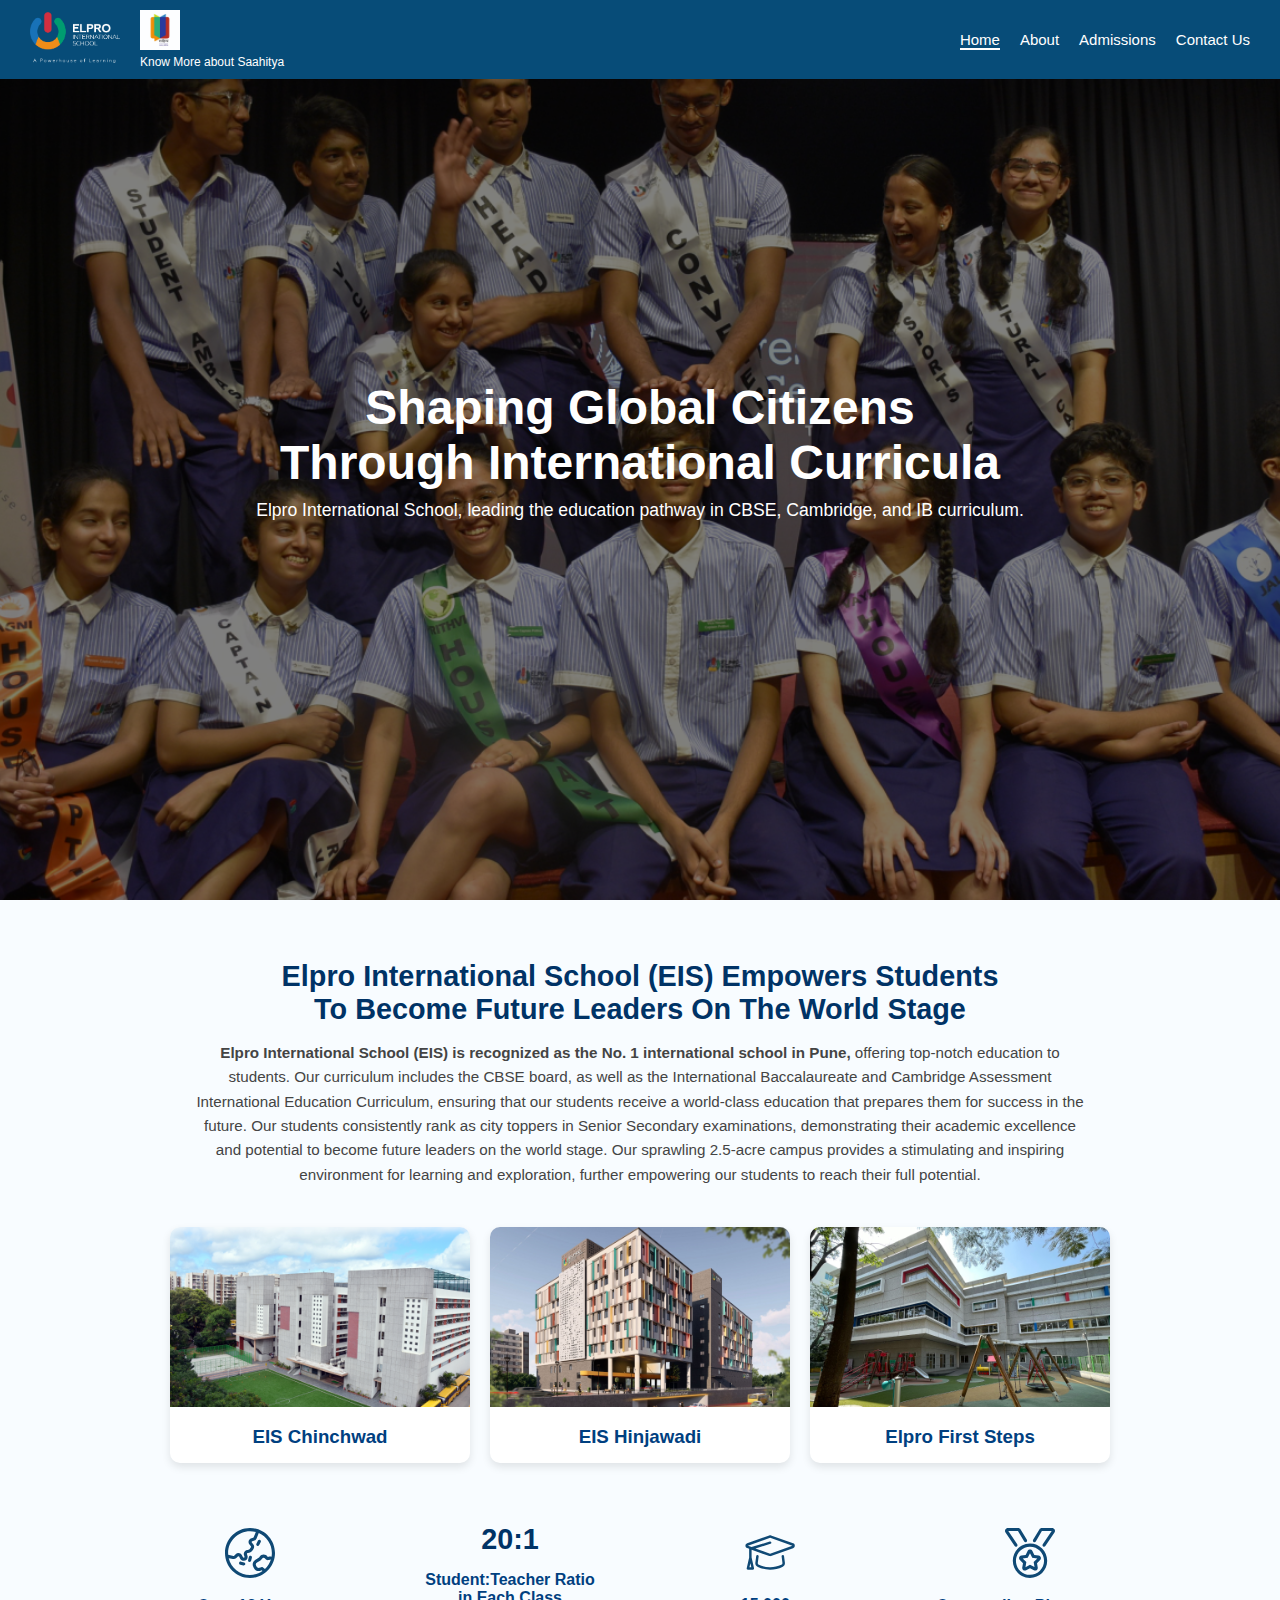
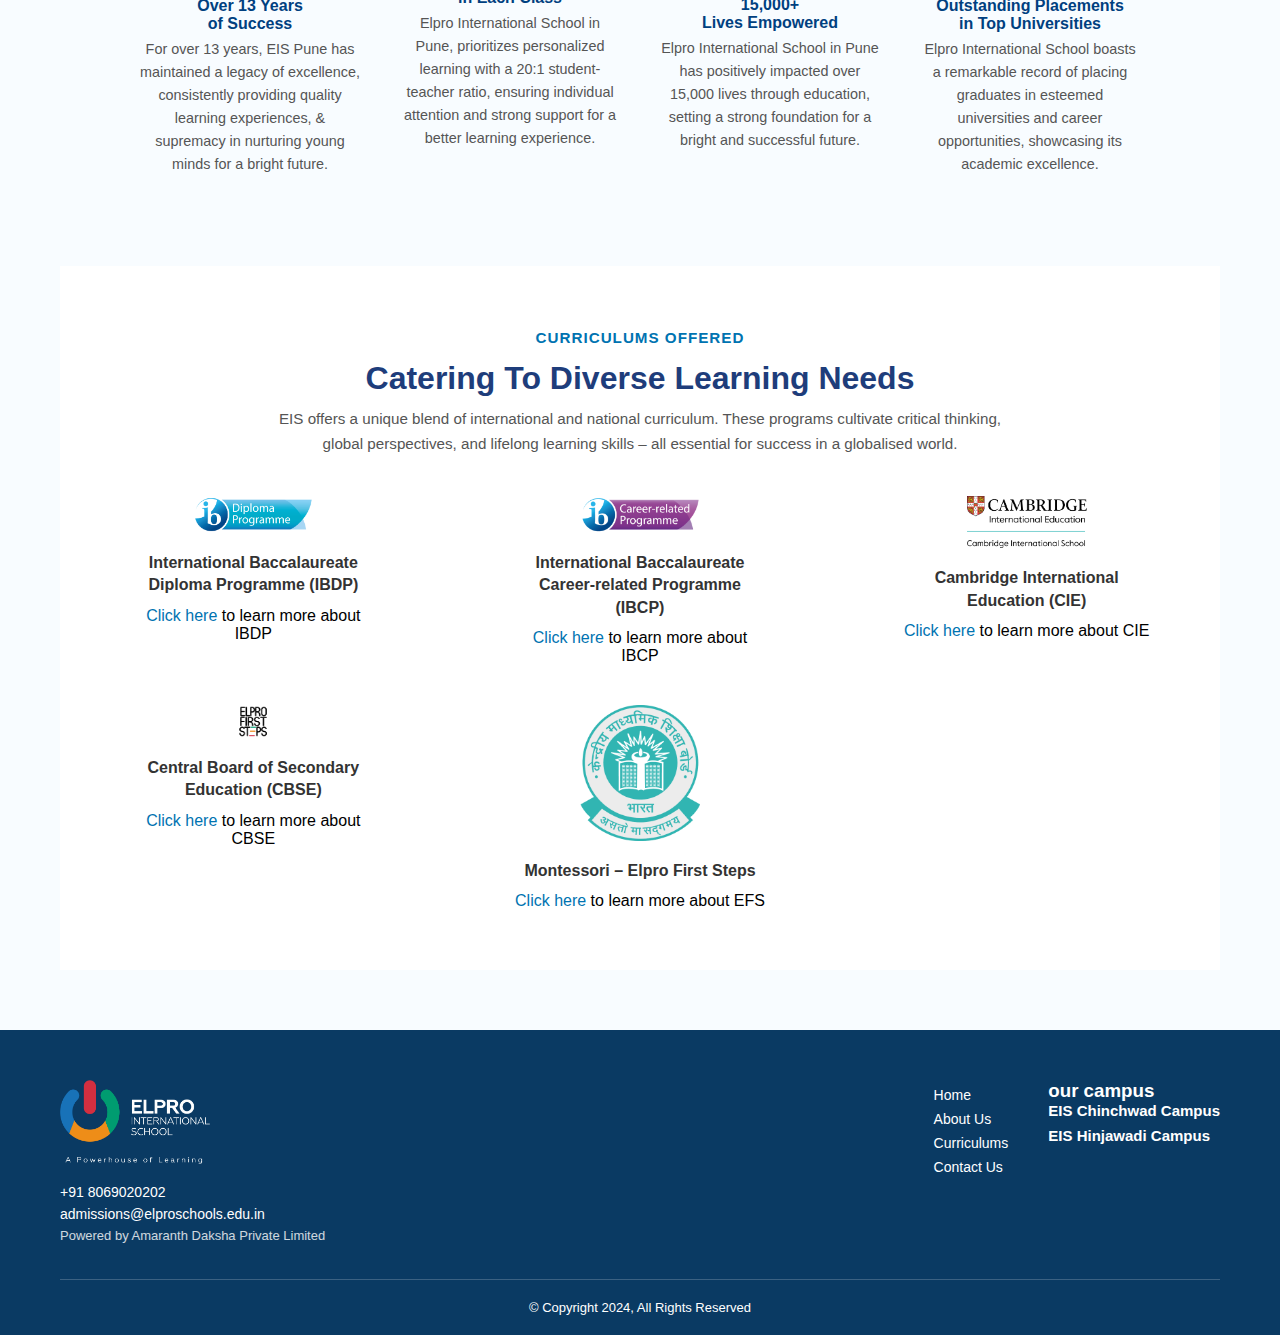
<file: index.html>
<!DOCTYPE html>
<html lang="en">
<head>
  <meta charset="UTF-8" />
  <meta name="viewport" content="width=device-width, initial-scale=1.0" />
  <title>Elpro International School</title>
  <link rel="stylesheet" href="style.css" />
  <link rel="icon"href="https://cdn.jsdelivr.net/npm/twemoji@11.3.0/2/svg/1f4a2.svg">

</head>
<body>
  <!-- Header -->
  <header>
    <div class="header-left">
      <div class="main-logo">
        <img src="./images/imgi_2_eis-white.png" alt="Elpro Logo" />
      </div>
      <div class="sub-logo">
        <img src="./images/imgi_3_sahitya.jpg" alt="Saahitya Logo" />
        <a href="#">Know More about Saahitya</a>
      </div>
    </div>

    <!-- Checkbox for hamburger menu -->
    <input type="checkbox" id="menu-toggle" />
    <label for="menu-toggle" class="menu-icon">☰</label>

    <nav>
      <ul>
        <li><a href="index.html"class="active">Home</a></li>
        <li><a href="about.html">About</a></li>
        <li><a href="admissions.html">Admissions</a></li>
        <li><a href="contact.html">Contact Us</a></li>
      </ul>
    </nav>
  </header>

  <!-- Hero Section -->
  <section class="hero">
    <div class="overlay"></div>
    <div class="hero-content">
      <h1>Shaping Global Citizens<br>Through International Curricula</h1>
      <p>
        Elpro International School, leading the education pathway in CBSE, Cambridge, and IB curriculum.
      </p>
    </div>
  </section>

  <!-- Hero Subsection -->
  <section class="hero-sub">
    <h2>
      Elpro International School (EIS) Empowers Students<br>
      To Become Future Leaders On The World Stage
    </h2>
    <p>
      <b>Elpro International School (EIS) is recognized as the No. 1 international school in Pune,</b> offering top-notch education to students. Our curriculum includes the CBSE board, as well as the International Baccalaureate and Cambridge Assessment International Education Curriculum, ensuring that our students receive a world-class education that prepares them for success in the future. Our students consistently rank as city toppers in Senior Secondary examinations, demonstrating their academic excellence and potential to become future leaders on the world stage. Our sprawling 2.5-acre campus provides a stimulating and inspiring environment for learning and exploration, further empowering our students to reach their full potential.
    </p>

    <!-- Campus Cards -->
    <div class="campus-cards">
      <div class="card">
        <img src="./images/imgi_7_image2@2x.png" alt="EIS Chinchwad" />
        <h3>EIS Chinchwad</h3>
      </div>
      <div class="card">
        <img src="./images/imgi_8_image-14@2x.png" alt="EIS Hinjawadi" />
        <h3>EIS Hinjawadi</h3>
      </div>
      <div class="card">
        <img src="./images/imgi_9_image-2@2x.png" alt="Elpro First Steps" />
        <h3>Elpro First Steps</h3>
      </div>
    </div>

    <!-- Stats Section -->
    <div class="stats">
      <div class="stat-item">
        <img src="./images/imgi_10_earth2.svg" alt="Success" />
        <h4>Over 13 Years<br><span>of Success</span></h4>
        <p>For over 13 years, EIS Pune has maintained a legacy of excellence, consistently providing quality learning experiences, & supremacy in nurturing young minds for a bright future.</p>
      </div>
      <div class="stat-item">
        <h2>20:1</h2>
        <h4>Student:Teacher Ratio<br>in Each Class</h4>
        <p>Elpro International School in Pune, prioritizes personalized learning with a 20:1 student-teacher ratio, ensuring individual attention and strong support for a better learning experience.</p>
      </div>
      <div class="stat-item">
        <img src="./images/imgi_11_school.svg" alt="Lives Empowered" />
        <h4>15,000+<br><span>Lives Empowered</span></h4>
        <p>Elpro International School in Pune has positively impacted over 15,000 lives through education, setting a strong foundation for a bright and successful future.</p>
      </div>
      <div class="stat-item">
        <img src="./images/imgi_12_badge.svg" alt="Placements" />
        <h4>Outstanding Placements<br><span>in Top Universities</span></h4>
        <p>Elpro International School boasts a remarkable record of placing graduates in esteemed universities and career opportunities, showcasing its academic excellence.</p>
      </div>
    </div>
    
<!-- Curriculum Section -->
<section class="curriculum">
  <div class="curriculum-header">
    <p>CURRICULUMS OFFERED</p>
    <h2>Catering To Diverse Learning Needs</h2>
    <p>
      EIS offers a unique blend of international and national curriculum. These programs cultivate
      critical thinking, global perspectives, and lifelong learning skills – all essential for success
      in a globalised world.
    </p>
  </div>

  <div class="curriculum-container">
    <!-- Row 1 -->
    <div class="curriculum-card">
      <img src="images/imgi_13_image-12@2x.png" alt="IBDP" />
      <h3>International Baccalaureate Diploma Programme (IBDP)</h3>
      <a href="#">Click here</a> to learn more about IBDP
    </div>

    <div class="curriculum-card">
      <img src="images/imgi_14_mask-group@2x.png" alt="IBCP" />
      <h3>International Baccalaureate Career-related Programme (IBCP)</h3>
      <a href="#">Click here</a> to learn more about IBCP
    </div>

    <div class="curriculum-card">
      <img src="images/imgi_15_cambridge-logo.png" alt="Cambridge" />
      <h3>Cambridge International Education (CIE)</h3>
      <a href="#">Click here</a> to learn more about CIE
    </div>

    <!-- Row 2 -->
    <div class="curriculum-card">
      <img src="images\imgi_17_image-6@2x.png" alt="CBSE" />
      <h3>Central Board of Secondary Education (CBSE)</h3>
      <a href="#">Click here</a> to learn more about CBSE
    </div>

    <div class="curriculum-card">
      <img src="images/imgi_16_image-55@2x.png" alt="EFS" />
      <h3>Montessori – Elpro First Steps</h3>
      <a href="#">Click here</a> to learn more about EFS
    </div>
  </div>
</section>


  </section>

  <!--Footer Section-->
<footer class="footer">
  <div class="footer-container">
    <!-- Left Column -->
    <div class="footer-left">
      <img src="images/imgi_2_eis-white.png" alt="Elpro Logo" class="footer-logo" />
      <p>+91 8069020202</p>
      <p>admissions@elproschools.edu.in</p>
      <p class="powered">Powered by Amaranth Daksha Private Limited</p>
    </div>

    <!-- Middle Column 1 -->
    <div class="footer-links">
      <ul>
        <li><a href="#">Home</a></li>
        <li><a href="#">About Us</a></li>
        <li><a href="#">Curriculums</a></li>
        <li><a href="#">Contact Us</a></li>
      </ul>
    </div>


    <!-- Right Column -->
    <div class="footer-address">
      <h3>our campus</h3>
      <h4>EIS Chinchwad Campus</h4>
      
      <h4>EIS Hinjawadi Campus</h4>
      
    </div>
  </div>

  <!-- Bottom Bar -->
    <div class="footer-rights">
      
      <p> © Copyright 2024, All Rights Reserved 
    </div></p>
      
    </div>
  </div>
</footer>



</body>
</html>
</file>
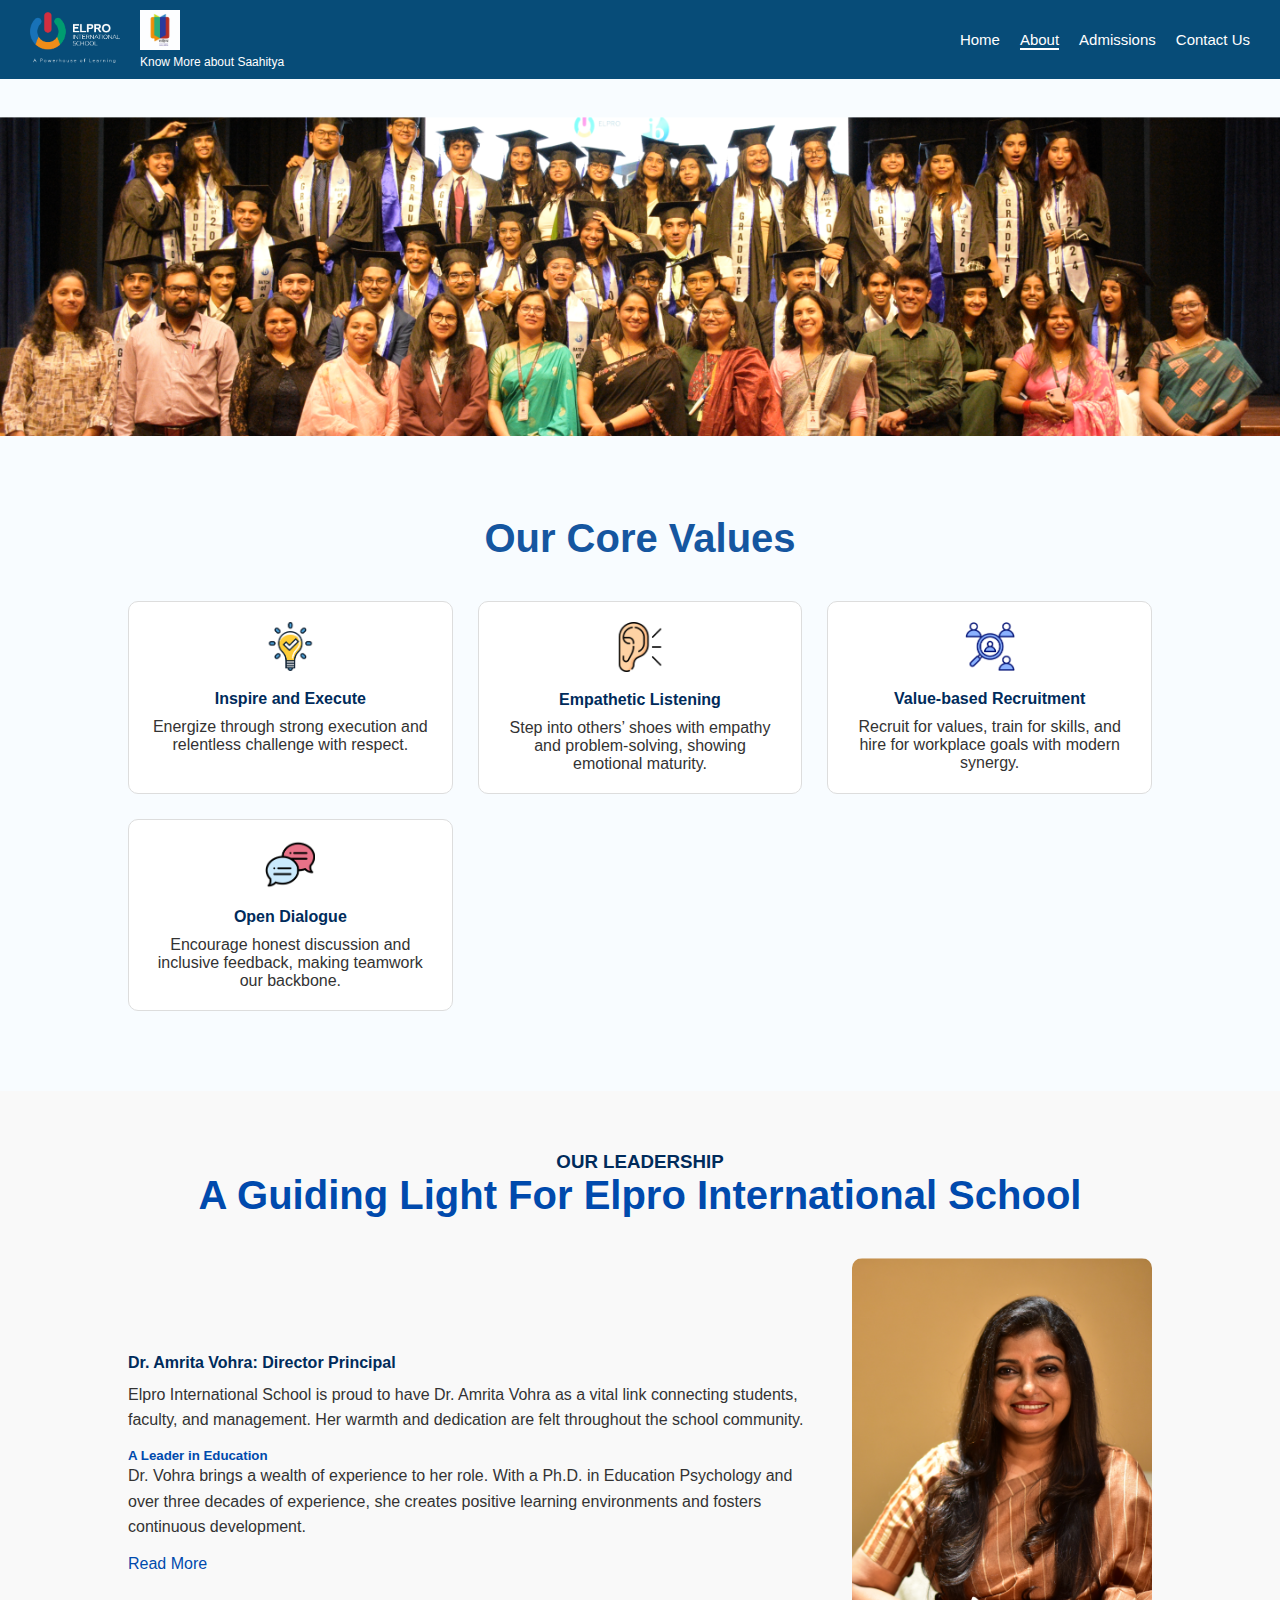
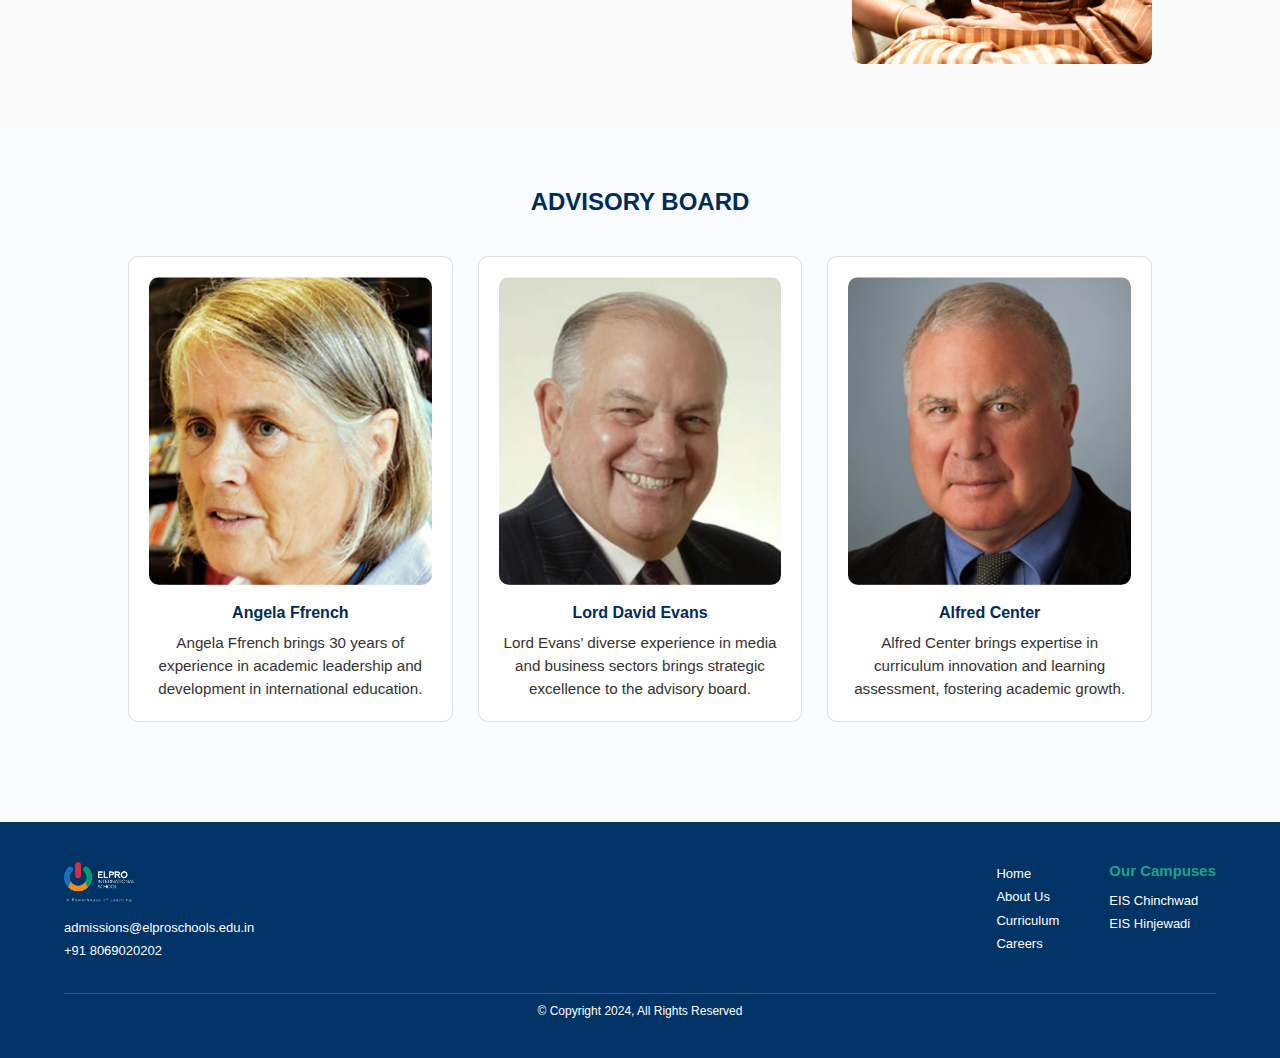
<file: about.html>
<!DOCTYPE html>
<html lang="en">
<head>
  <meta charset="UTF-8" />
  <meta name="viewport" content="width=device-width, initial-scale=1.0" />
  <title>Elpro International School | About Us</title>
  <style>
    /* Global Reset */
    * {
      margin: 0;
      padding: 0;
      box-sizing: border-box;
      font-family: "Poppins", sans-serif;
    }

    body {
      background: #f8fcff;
      color: #333;
    }

    /* Header */
    header {
      display: flex;
      justify-content: space-between;
      align-items: center;
      background: #074c78;
      padding: 10px 30px;
      position: fixed;
      width: 100%;
      top: 0;
      z-index: 1000;
      flex-wrap: wrap;
    }

    .header-left {
      display: flex;
      align-items: center;
      gap: 20px;
    }

    .main-logo img {
      width: 90px;
    }

    .sub-logo img {
      width: 40px;
      display: block;
    }

    .sub-logo a {
      color: white;
      font-size: 12px;
      text-decoration: none;
      display: block;
      margin-top: 5px;
    }

    nav {
      transition: 0.3s ease;
    }

    nav ul {
      display: flex;
      list-style: none;
      gap: 20px;
    }

    nav ul li a {
      color: white;
      text-decoration: none;
      font-size: 15px;
      transition: 0.3s;
    }

    nav ul li a:hover,
    nav ul li a.active {
      border-bottom: 2px solid white;
    }

    /* Hamburger Checkbox */
    #menu-toggle {
      display: none;
    }

    .hamburger {
      display: none;
      flex-direction: column;
      justify-content: center;
      align-items: center;
      cursor: pointer;
      width: 35px;
      height: 25px;
      gap: 5px;
    }

    .hamburger span {
      display: block;
      width: 100%;
      height: 3px;
      background: white;
      border-radius: 3px;
      transition: 0.3s;
    }

    

    /* Responsive Navigation */
    @media (max-width: 900px) {
      nav {
        display: none;
        width: 100%;
        background: rgba(0, 0, 0, 0.9);
      }

      #menu-toggle:checked ~ nav {
        display: block;
      }

      nav ul {
        flex-direction: column;
        align-items: center;
        gap: 15px;
        padding: 15px 0;
      }

      .hamburger {
        display: flex;
      }
    }

    /* Hero Banner */
    .hero-banner {
      width: 100%;
      overflow: hidden;
      padding-top: 80px;
    }

    .hero-banner img {
      width: 100%;
      height: auto;
      display: block;
      object-fit: cover;
    }

    /* Core Values */
    .core-values {
      text-align: center;
      padding: 80px 10%;
    }

    .core-values h2 {
      color: #1556a0;
      margin-bottom: 40px;
      font-size: 40px;
    }

    .values-grid {
      display: grid;
      grid-template-columns: repeat(auto-fit, minmax(250px, 1fr));
      gap: 25px;
    }

    .value-card {
      background: #fff;
      border: 1px solid #ddd;
      border-radius: 10px;
      padding: 20px;
      transition: 0.3s;
    }

    .value-card:hover {
      box-shadow: 0 4px 12px rgba(0, 0, 0, 0.15);
      transform: translateY(-5px);
    }

    .value-card img {
      width: 50px;
      margin-bottom: 15px;
    }

    .value-card h4 {
      color: #002b5b;
      margin-bottom: 10px;
    }

    /* Leadership Section */
    .leadership {
      text-align: center;
      padding: 60px 10%;
      background: #f9f9f9;
    }

    .leadership h3 {
      color: #002b5b;
      font-weight: 600;
    }

    .leadership h2 {
      color: #004aad;
      margin-bottom: 40px;
      font-size: 40px;
    }

    .leader-content {
      display: flex;
      align-items: center;
      justify-content: space-between;
      gap: 40px;
      flex-wrap: wrap;
      text-align: left;
    }

    .leader-text {
      flex: 1;
    }

    .leader-text h4 {
      color: #002b5b;
      margin-bottom: 10px;
    }

    .leader-text h5 {
      margin-top: 15px;
      font-weight: 600;
      color: #004aad;
    }

    .leader-text p {
      margin-bottom: 15px;
      line-height: 1.6;
    }

    .leader-image img {
      width: 300px;
      border-radius: 10px;
    }

    .read-more {
      color: #004aad;
      font-weight: 500;
      text-decoration: none;
    }

    .read-more:hover {
      text-decoration: underline;
    }

    /* Advisory Board */
    .advisory-board {
      text-align: center;
      padding: 60px 10%;
    }

    .advisory-board h2 {
      color: #002b5b;
      margin-bottom: 40px;
    }

    .board-grid {
      display: grid;
      grid-template-columns: repeat(auto-fit, minmax(250px, 1fr));
      gap: 25px;
    }

    .board-member {
      background: #fff;
      border: 1px solid #ddd;
      border-radius: 10px;
      padding: 20px;
      transition: 0.3s;
    }

    .board-member:hover {
      box-shadow: 0 4px 12px rgba(0, 0, 0, 0.15);
      transform: translateY(-5px);
    }

    .board-member img {
      width: 100%;
      border-radius: 10px;
      margin-bottom: 15px;
    }

    .board-member h4 {
      color: #002b5b;
      margin-bottom: 10px;
    }

    .board-member p {
      line-height: 1.5;
      font-size: 0.95rem;
      color: #333;
    }

    /* Footer */
    footer {
      background: #003366;
      color: white;
      padding: 40px 5%;
      margin-top: 40px;
      display: flex;
      flex-wrap: wrap;
      justify-content: space-between;
      align-items: flex-start;
    }

    footer .footer-left img {
      height: 40px;
      margin-bottom: 10px;
    }

    footer p,
    footer a {
      color: white;
      font-size: 13px;
      line-height: 1.8;
      text-decoration: none;
    }

    .footer-columns {
      display: flex;
      flex-wrap: wrap;
      gap: 50px;
    }

    .footer-col h4 {
      margin-bottom: 10px;
      font-size: 15px;
      color: #1aa38a;
    }

    .footer-col ul {
      list-style: none;
    }

    .footer-col ul li a:hover {
      text-decoration: underline;
    }

    footer .bottom {
      width: 100%;
      text-align: center;
      margin-top: 30px;
      font-size: 12px;
      border-top: 1px solid rgba(255, 255, 255, 0.2);
      padding-top: 10px;
    }
  </style>
  <link rel="icon"href="https://cdn.jsdelivr.net/npm/twemoji@11.3.0/2/svg/1f4a2.svg">
</head>
<body>
  <!-- Header -->
  <header>
    <div class="header-left">
      <div class="main-logo">
        <img src="./images/imgi_2_eis-white.png" alt="Elpro Logo" />
      </div>
      <div class="sub-logo">
        <img src="./images/imgi_3_sahitya.jpg" alt="Saahitya Logo" />
        <a href="#">Know More about Saahitya</a>
      </div>
    </div>

    <!-- Hamburger Checkbox & Icon -->
    <input type="checkbox" id="menu-toggle">
    <label for="menu-toggle" class="hamburger">
      <span></span>
      <span></span>
      <span></span>
    </label>

    <!-- Navigation -->
    <nav>
      <ul>
        <li><a href="index.html">Home</a></li>
        <li><a href="about.html"class="active">About</a></li>
        <li><a href="admissions.html">Admissions</a></li>
        <li><a href="contact.html">Contact Us</a></li>
      </ul>
    </nav>
  </header>

  <!-- Hero Banner -->
  <section class="hero-banner">
    <img src="img/imgi_1_banner-image@2x.png" alt="Elpro International School Banner">
  </section>

  <!-- Core Values -->
  <section class="core-values">
    <h2>Our Core Values</h2>
    <div class="values-grid">
      <div class="value-card">
        <img src="img/imgi_9_image-70@2x.png" alt="">
        <h4>Inspire and Execute</h4>
        <p>Energize through strong execution and relentless challenge with respect.</p>
      </div>
      <div class="value-card">
        <img src="img/imgi_10_image-71@2x.png" alt="">
        <h4>Empathetic Listening</h4>
        <p>Step into others’ shoes with empathy and problem-solving, showing emotional maturity.</p>
      </div>
      <div class="value-card">
        <img src="img/imgi_11_image-75@2x.png" alt="">
        <h4>Value-based Recruitment</h4>
        <p>Recruit for values, train for skills, and hire for workplace goals with modern synergy.</p>
      </div>
      <div class="value-card">
        <img src="img/imgi_12_image-74@2x.png" alt="">
        <h4>Open Dialogue</h4>
        <p>Encourage honest discussion and inclusive feedback, making teamwork our backbone.</p>
      </div>
    </div>
  </section>

  <!-- Leadership Section -->
  <section class="leadership">
    <h3>OUR LEADERSHIP</h3>
    <h2>A Guiding Light For Elpro International School</h2>
    <div class="leader-content">
      <div class="leader-text">
        <h4>Dr. Amrita Vohra: Director Principal</h4>
        <p>Elpro International School is proud to have Dr. Amrita Vohra as a vital link connecting students, faculty, and management. Her warmth and dedication are felt throughout the school community.</p>
        <h5>A Leader in Education</h5>
        <p>Dr. Vohra brings a wealth of experience to her role. With a Ph.D. in Education Psychology and over three decades of experience, she creates positive learning environments and fosters continuous development.</p>
        <a href="#" class="read-more">Read More</a>
      </div>
      <div class="leader-image">
        <img src="img/imgi_15_rectangle-3843@2x.png" alt="Dr. Amrita Vohra">
      </div>
    </div>
  </section>

  <!-- Advisory Board -->
  <section class="advisory-board">
    <h2>ADVISORY BOARD</h2>
    <div class="board-grid">
      <div class="board-member">
        <img src="img/imgi_16_rectangle-453@2x.png" alt="">
        <h4>Angela Ffrench</h4>
        <p>Angela Ffrench brings 30 years of experience in academic leadership and development in international education.</p>
      </div>
      <div class="board-member">
        <img src="img/imgi_17_rectangle-45-14@2x.png" alt="">
        <h4>Lord David Evans</h4>
        <p>Lord Evans’ diverse experience in media and business sectors brings strategic excellence to the advisory board.</p>
      </div>
      <div class="board-member">
        <img src="img/imgi_18_rectangle-45-23@2x.png" alt="">
        <h4>Alfred Center</h4>
        <p>Alfred Center brings expertise in curriculum innovation and learning assessment, fostering academic growth.</p>
      </div>
    </div>
  </section>

  <!-- Footer -->
  <footer>
    <div class="footer-left">
      <img src="./images/imgi_2_eis-white.png" alt="Elpro Logo" />
      <p>admissions@elproschools.edu.in</p>
      <p>+91 8069020202</p>
    </div>

    <div class="footer-columns">
      <div class="footer-col">
        <ul>
          <li><a href="#">Home</a></li>
          <li><a href="#">About Us</a></li>
          <li><a href="#">Curriculum</a></li>
          <li><a href="#">Careers</a></li>
        </ul>
      </div>

      <div class="footer-col">
        <h4>Our Campuses</h4>
        <ul>
          <li><a href="#">EIS Chinchwad</a></li>
          <li><a href="#">EIS Hinjewadi</a></li>
        </ul>
      </div>
    </div>

    <div class="bottom">
      © Copyright 2024, All Rights Reserved </div>
  </footer>
</body>
</html>
</file>
<file: style.css>
/* ----------------------------------
   🌟 Global Reset
---------------------------------- */
* {
  margin: 0;
  padding: 0;
  box-sizing: border-box;
  font-family: "Poppins", sans-serif;
}

/* Header */
    header {
      display: flex;
      justify-content: space-between;
      align-items: center;
      background: #074c78;
      padding: 10px 30px;
      position: fixed;
      width: 100%;
      top: 0;
      z-index: 1000;
      flex-wrap: wrap;
    }

    .header-left {
      display: flex;
      align-items: center;
      gap: 20px;
    }

    .main-logo img {
      width: 90px;
    }

    .sub-logo img {
      width: 40px;
      display: block;
    }

    .sub-logo a {
      color: white;
      font-size: 12px;
      text-decoration: none;
      display: block;
      margin-top: 5px;
    }

    nav {
      transition: all 0.3s ease;
    }

    nav ul {
      display: flex;
      list-style: none;
      gap: 20px;
    }

    nav ul li a {
      color: white;
      text-decoration: none;
      font-size: 15px;
      transition: 0.3s;
    }

    nav ul li a:hover,
    nav ul li a.active {
      border-bottom: 2px solid white;
    }

    /* Hamburger Menu */
    #menu-toggle {
      display: none;
    }

    .menu-icon {
      display: none;
      font-size: 28px;
      color: white;
      cursor: pointer;
    }

    /* Show/Hide menu when checkbox checked */
    #menu-toggle:checked ~ nav {
      display: block;
    }
    
/* ----------------------------------
   🌟 Hero Section
---------------------------------- */
.hero {
  position: relative;
  height: 100vh;
  background: url("images/background.png") center/cover no-repeat;
  display: flex;
  justify-content: center;
  align-items: center;
  text-align: center;
  color: white;
}

.hero .overlay {
  position: absolute;
  top: 0;
  left: 0;
  width: 100%;
  height: 100%;
  background: rgba(0, 0, 0, 0.5);
}

.hero-content {
  position: relative;
  z-index: 1;
  padding: 0 20px;
}

.hero-content h1 {
  font-size: 3rem;
  margin-bottom: 10px;
}

.hero-content p {
  font-size: 1.1rem;
}

/* ----------------------------------
   🌟 Hero Subsection
---------------------------------- */
.hero-sub {
  background: #f8fcff;
  text-align: center;
  padding: 60px 60px;
}

.hero-sub h2 {
  color: #003366;
  font-size: 1.8rem;
  margin-bottom: 15px;
}

.hero-sub p {
  color: #444;
  font-size: 0.95rem;
  margin-bottom: 40px;
  max-width: 900px;
  margin-left: auto;
  margin-right: auto;
  line-height: 1.6;
}

/* ----------------------------------
   🌟 Campus Cards
---------------------------------- */
.campus-cards {
  display: flex;
  justify-content: center;
  flex-wrap: wrap;
  gap: 20px;
  margin-bottom: 60px;
}

.campus-cards .card {
  background: white;
  border-radius: 10px;
  box-shadow: 0 4px 8px rgba(0,0,0,0.1);
  width: 300px;
  text-align: center;
  overflow: hidden;
  transition: transform 0.3s;
}

.campus-cards .card:hover {
  transform: translateY(-5px);
}

.campus-cards img {
  width: 100%;
  height: 180px;
  object-fit: cover;
}

.campus-cards h3 {
  padding: 15px;
  color: #004080;
}

/* ----------------------------------
   🌟 Stats Section
---------------------------------- */
.stats {
  display: flex;
  justify-content: center;
  flex-wrap: wrap;
  gap: 40px;
  margin: 50px 0;
}

.stat-item {
  width: 220px;
  text-align: center;
}

.stat-item img {
  width: 60px;
  margin-bottom: 10px;
}

.stat-item h4 {
  color: #004080;
  font-size: 1rem;
}

.stat-item p {
  color: #555;
  font-size: 0.9rem;
  margin-top: 5px;
}

/* ----------------------------------
   🌟 Curriculum Section
---------------------------------- */
.curriculum {
  text-align: center;
  padding: 60px 20px;
  background-color: #fff;
}

.curriculum-header p:first-child {
  color: #0073b1;
  font-weight: 600;
  margin-bottom: 5px;
  text-transform: uppercase;
  letter-spacing: 1px;
}

.curriculum-header h2 {
  font-size: 2rem;
  color: #1e3d7b;
  margin: 10px 0;
}

.curriculum-header p {
  color: #555;
  max-width: 750px;
  margin: 0 auto 40px auto;
  line-height: 1.6;
}

.curriculum-container {
  display: grid;
  grid-template-columns: repeat(3, 1fr);
  gap: 40px;
  justify-items: center;
}

.curriculum-card {
  width: 250px;
  text-align: center;
}

.curriculum-card img {
  width: 120px;
  height: auto;
  margin-bottom: 15px;
}

.curriculum-card h3 {
  font-size: 1rem;
  color: #333;
  margin-bottom: 10px;
  line-height: 1.4;
}

.curriculum-card a {
  color: #0073b1;
  text-decoration: none;
  font-weight: 500;
}

/* ----------------------------------
   🌟 Footer
---------------------------------- */
.footer {
  background-color: #0a3a63;
  color: #fff;
  padding: 50px 60px 20px;
}

.footer-container {
  display: flex;
  flex-wrap: wrap;
  justify-content: space-between;
  gap: 40px;
  border-bottom: 1px solid rgba(255, 255, 255, 0.2);
  padding-bottom: 30px;
}

.footer-left {
  flex: 1 1 250px;
}

.footer-logo {
  width: 150px;
  margin-bottom: 10px;
}

.footer-left p {
  margin: 6px 0;
  font-size: 14px;
}

.footer-left .powered {
  font-size: 13px;
  opacity: 0.8;
}

.footer-links ul {
  list-style: none;
  padding: 0;
}

.footer-links ul li {
  margin: 6px 0;
}

.footer-links ul li a {
  color: #fff;
  text-decoration: none;
  font-size: 14px;
}

.footer-links ul li a:hover {
  text-decoration: underline;
}

.footer-address h4 {
  font-size: 15px;
  margin-bottom: 8px;
  color: #fff;
}

.footer-address p {
  font-size: 13px;
  line-height: 1.6;
  margin-bottom: 15px;
  opacity: 0.9;
}

/* Bottom Bar */
.footer-rights {
  display: flex;
  align-items: center;
  gap: 20px;
  flex-wrap: wrap;
  justify-content: center;
  padding-top: 20px;
}

.footer-rights a {
  color: #fff;
  font-size: 13px;
  text-decoration: none;
}

.footer-rights a:hover {
  text-decoration: underline;
}

.footer-rights p {
  font-size: 13px;
  margin: 0;
}

.call-now {
  background-color: #2a9df4;
  border: none;
  color: white;
  padding: 6px 18px;
  border-radius: 20px;
  cursor: pointer;
  font-size: 13px;
  font-weight: 500;
  transition: 0.3s ease;
}

.call-now:hover {
  background-color: #0073b1;
}




/*Mobile */
 /* Responsive */
    @media (max-width: 900px) {
      .menu-icon {
        display: block;
      }

      nav {
        display: none;
        width: 100%;
        background: rgba(0, 0, 0, 0.9);
        text-align: center;
        padding: 10px 0;
      }

      nav ul {
        flex-direction: column;
        gap: 15px;
      }

  /* Hero Section */
  .hero {
    height: 70vh;
  }

  .hero-content h1 {
    font-size: 1.8rem;
  }

  .hero-content p {
    font-size: 0.95rem;
  }

  /* Other sections */
  .campus-cards,
  .stats {
    flex-direction: column;
    align-items: center;
  }

  .curriculum-container {
    grid-template-columns: 1fr;
  }

  .footer {
    padding: 40px 20px;
  }

  .footer-container {
    flex-direction: column;
    align-items: center;
    text-align: center;
  }

  .footer-rights {
    flex-direction: column;
    gap: 10px;
  }
}
</file>
